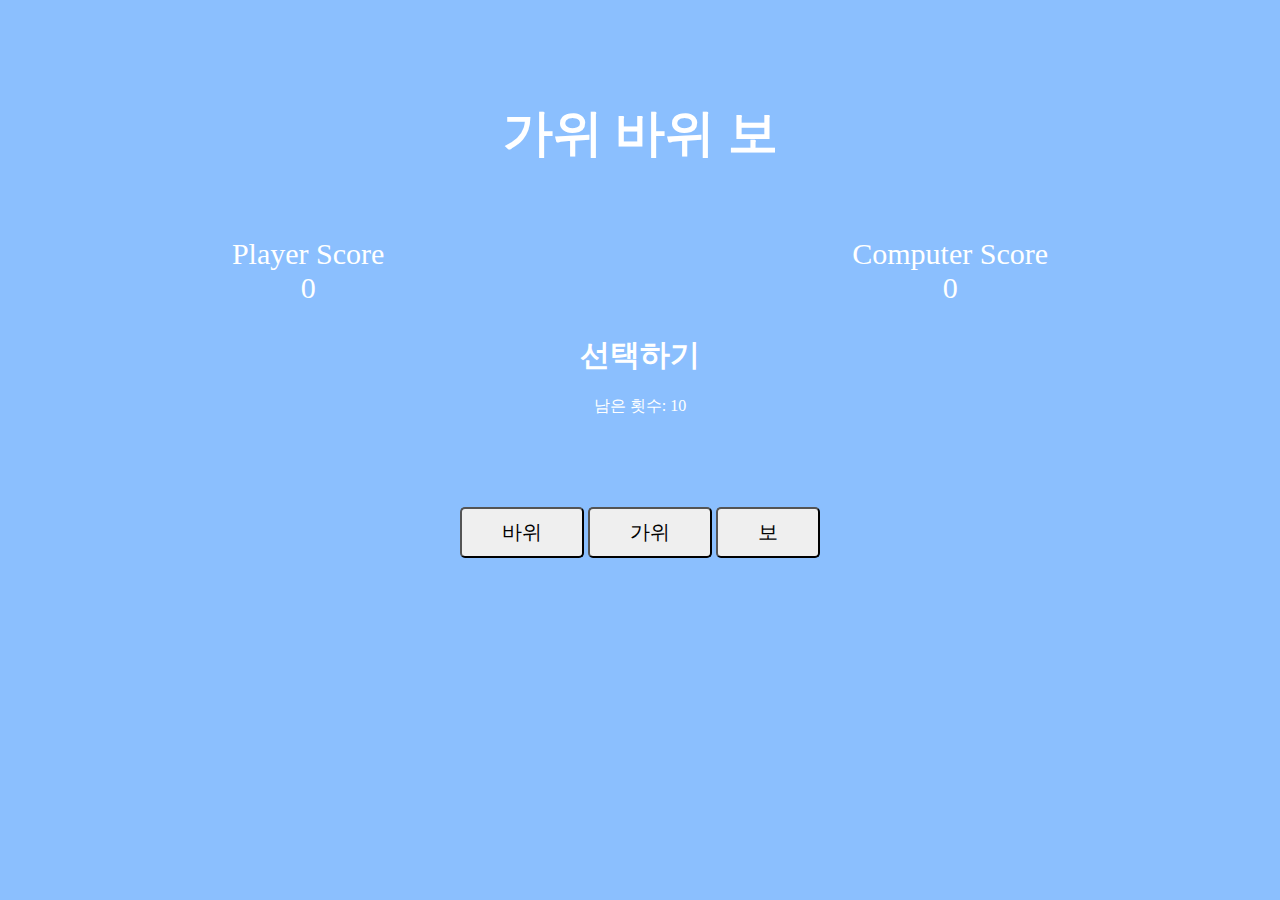
<file: day3/index.html>
<!DOCTYPE html>
<html lang="en">
    <head>
        <meta charset="UTF-8" />
        <meta name="viewport" content="width=device-width, initial-scale=1.0" />
        <link rel="stylesheet" href="style.css" />
        <script src="main.js"></script>
        <title>day3</title>
    </head>
    <body>
        <h2>가위 바위 보</h2>

        <div class="main-view">
            <div class="score-view">
                <div class="score">
                    <p>Player Score</p>
                    <span id="player-score">0</span>
                </div>
                <div class="score">
                    <p>Computer Score</p>
                    <span id="computer-score">0</span>
                </div>
            </div>
            <h3>선택하기</h3>
            <div class="player-choice">
                <p>남은 횟수: <span class="game-count">10</span></p>
                <p class="result"></p>
                <div class="btn-list">
                    <button class="game-btn" id="rock">바위</button>
                    <button class="game-btn" id="scissors">가위</button>
                    <button class="game-btn" id="paper">보</button>
                </div>
            </div>

            <div class="result-view">
                <h3>게임 종료!</h3>
                <p id="result-message"></p>
                <button id="reset">재시작</button>
            </div>
        </div>
    </body>
</html>
</file>
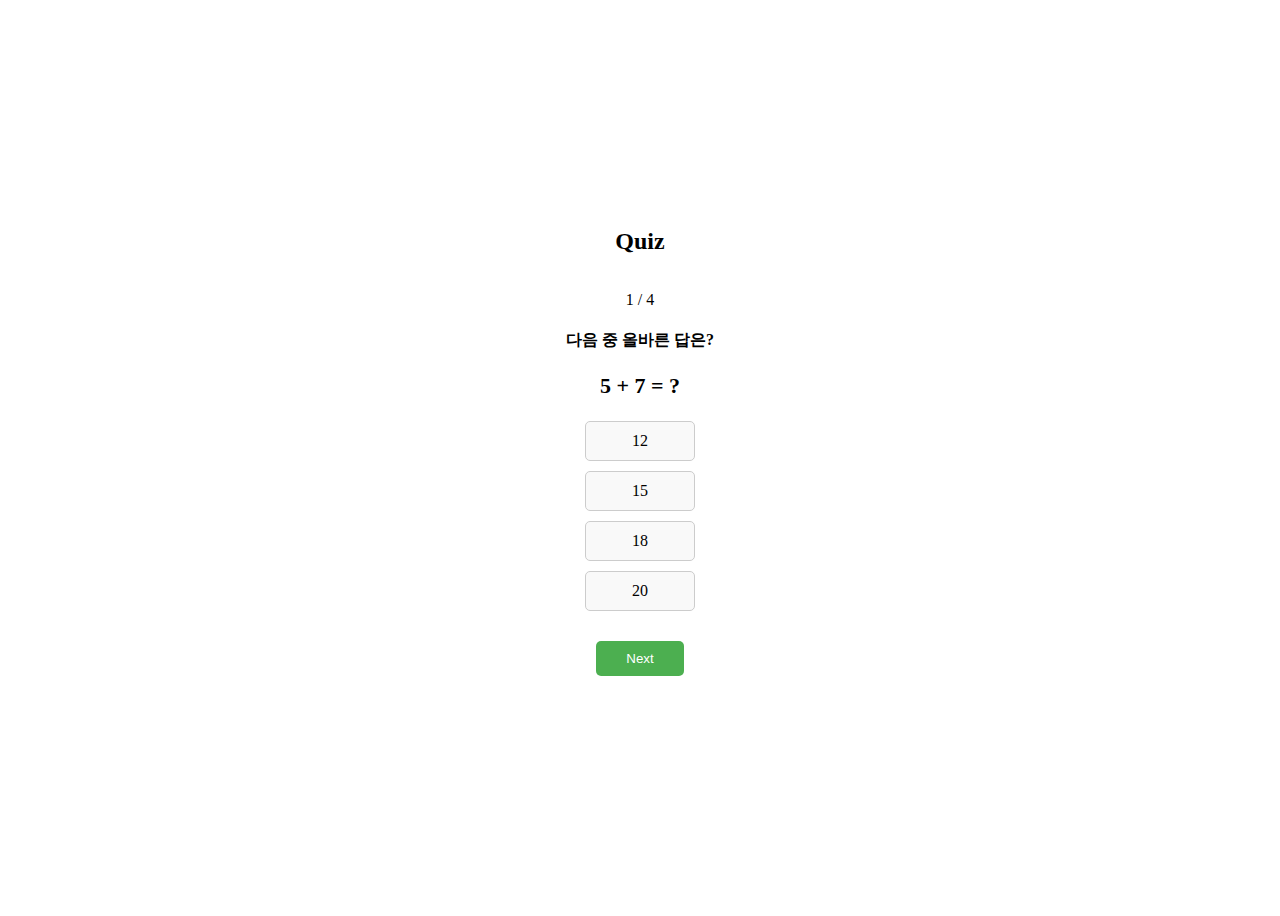
<file: day4/index.html>
<!DOCTYPE html>
<html lang="en">
    <head>
        <meta charset="UTF-8" />
        <meta name="viewport" content="width=device-width, initial-scale=1.0" />
        <link rel="stylesheet" href="style.css" />
        <script type="module" src="main.js" defer></script>
        <title>day4</title>
    </head>
    <body>
        <div class="wrap">
            <h2>Quiz</h2>
            <form id="quiz-form">
                <div class="question-area">
                    <p id="question-count"></p>
                    <h4 class="question-head">다음 중 올바른 답은?</h4>
                    <p id="question"></p>
                    <div id="answer-boxes" class="answer-boxes"></div>
                </div>
                <button id="next-button" disabled>Next</button>
            </form>
            <p id="result"></p>
        </div>
    </body>
</html>
</file>
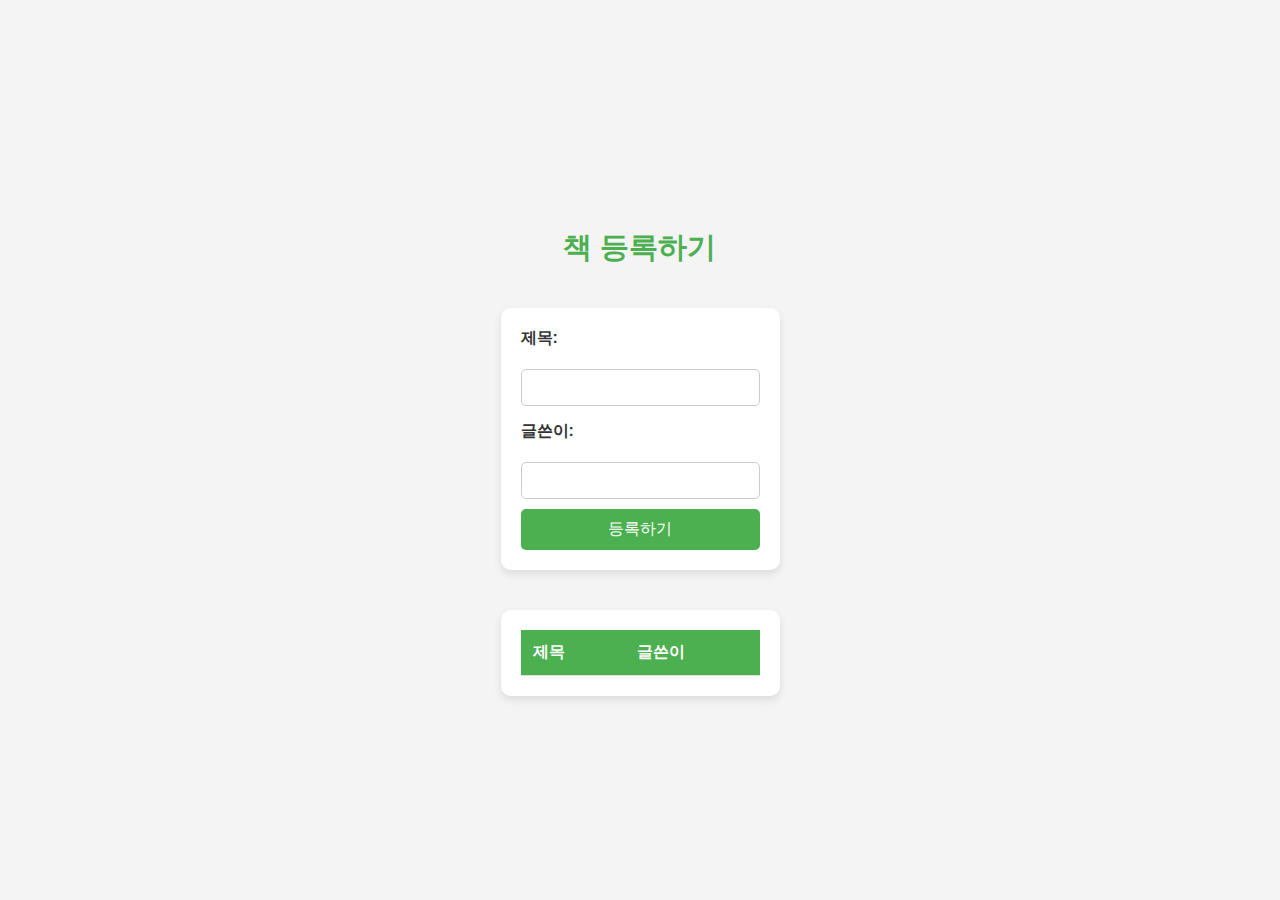
<file: day5/day5-1/index.html>
<!DOCTYPE html>
<html lang="en">
    <head>
        <meta charset="UTF-8" />
        <meta name="viewport" content="width=device-width, initial-scale=1.0" />
        <title>day5-1</title>
        <link rel="stylesheet" href="style.css" />
        <script type="module" src="main.js" defer></script>
    </head>
    <body>
        <div class="wrap">
            <h2>책 등록하기</h2>

            <form id="book-submit">
                <div id="book-list-input">
                    <label for="title">제목:</label>
                    <input type="text" id="title" name="title" required />

                    <label for="author">글쓴이:</label>
                    <input type="text" id="author" name="author" />
                </div>
                <button type="submit" id="request">등록하기</button>
            </form>

            <div id="book-list">
                <table>
                    <thead>
                        <tr>
                            <th>제목</th>
                            <th colspan="2">글쓴이</th>
                        </tr>
                    </thead>
                    <tbody id="book-table-body"></tbody>
                </table>
            </div>
        </div>
    </body>
</html>
</file>
<file: day3/style.css>
* {
    box-sizing: border-box;
}

body {
    background-color: rgb(139, 191, 254);
    text-align: center;
}

.hide {
    display: none !important;
}

h2 {
    text-align: center;
    color: white;
    font-size: 50px;
    margin-top: 100px;
    margin-bottom: 20px;
}

h3 {
    font-size: 30px;
    margin-bottom: 20px;
    color: white;
}

.player-choice {
    display: flex;
    justify-content: center;
    align-items: center;
    flex-direction: column;
    gap: 20px;
}

.player-choice button {
    font-size: 20px;
    padding: 10px 40px;
    border-radius: 5px;
    cursor: pointer;
}

.player-choice p {
    display: block;
    color: white;
}

.score-view {
    display: flex;
    justify-content: space-around;
    align-items: center;
    gap: 20px;
    margin-top: 70px;
    color: white;
}

.score {
    display: flex;
    align-items: center;
    flex-direction: column;
}

.score p {
    font-size: 30px;
}

.score span {
    font-size: 30px;
}

#result-message {
    font-size: 30px;
    font-weight: bold;
    height: 100px;
}

#reset {
    font-size: 20px;
    padding: 10px 40px;
    border-radius: 5px;
    cursor: pointer;
}
p {
    margin: 0;
}

.result {
    height: 50px;
}
</file>
<file: day4/style.css>
.wrap {
    display: flex;
    flex-direction: column;
    justify-content: center;
    align-items: center;
    min-height: 100vh;
    text-align: center;
}

#quiz-form {
    display: flex;
    flex-direction: column;
    gap: 10px;
    align-items: center;
}

#question {
    font-size: 22px;
    font-weight: bold;
}

.answer-boxes {
    display: flex;
    flex-direction: column;
    gap: 10px;
    align-items: center;
    text-align: center;
}

.answer-box {
    width: 60%;
    padding: 10px;
    border: 1px solid #ccc;
    border-radius: 5px;
    cursor: pointer;
    background-color: #f9f9f9;
    transition: background-color 0.3s;
    text-align: center;
}

.answer-box:hover {
    background-color: #e0e0e0;
}

.answer-box.correct {
    background-color: #c8e6c9;
}

.answer-box.incorrect {
    background-color: #ffccbc;
}

#next-button {
    width: 60%;
    margin-top: 20px;
    padding: 10px 20px;
    background-color: #4caf50;
    color: white;
    border: none;
    border-radius: 5px;
    cursor: pointer;
    transition: background-color 0.3s;
}

#next-button.restart {
    background-color: #e57373;
}
</file>
<file: day5/day5-1/style.css>
/* 공통 스타일 */
body {
    font-family: Arial, sans-serif;
    background-color: #f4f4f4;
    color: #333;
    display: flex;
    justify-content: center;
    align-items: center;
    min-height: 100vh;
    margin: 0;
}
.wrap {
    display: flex;
    flex-direction: column;
    align-items: center;
    gap: 20px;
}

h2 {
    text-align: center;
    margin-bottom: 20px;
    font-size: 1.8em;
    color: #4caf50;
}

/* 폼 스타일 */
#book-submit {
    background-color: #ffffff;
    padding: 20px;
    border-radius: 10px;
    box-shadow: 0 4px 8px rgba(0, 0, 0, 0.1);
    margin-bottom: 20px;
    max-width: 400px;
    width: 100%;
}

#book-list-input {
    display: flex;
    flex-direction: column;
    gap: 15px;
}

label {
    font-weight: bold;
    margin-bottom: 5px;
}

input[type='text'] {
    padding: 10px;
    border: 1px solid #ccc;
    border-radius: 5px;
    outline: none;
    transition: border-color 0.3s;
}

input[type='text']:focus {
    border-color: #4caf50;
}

button[type='submit'] {
    background-color: #4caf50;
    color: #fff;
    border: none;
    border-radius: 5px;
    padding: 10px;
    font-size: 1em;
    cursor: pointer;
    transition: background-color 0.3s, transform 0.2s;
    width: 100%;
    margin-top: 10px;
}

button[type='submit']:hover {
    background-color: #45a049;
    transform: translateY(-2px);
}

button[type='submit']:active {
    transform: translateY(1px);
}

/* 테이블 스타일 */
#book-list {
    background-color: #ffffff;
    padding: 20px;
    border-radius: 10px;
    box-shadow: 0 4px 8px rgba(0, 0, 0, 0.1);
    max-width: 600px;
    width: 100%;
}

table {
    width: 100%;
    border-collapse: collapse;
}

th,
td {
    border-bottom: 1px solid #ddd;
    padding: 12px;
    text-align: left;
}

th {
    background-color: #4caf50;
    color: white;
    font-weight: bold;
}

td {
    background-color: #f9f9f9;
}

td:last-child {
    text-align: center;
}

button {
    background-color: #e57373;
    color: white;
    border: none;
    border-radius: 5px;
    padding: 5px 10px;
    cursor: pointer;
    transition: background-color 0.3s;
}

button:hover {
    background-color: #d32f2f;
}
</file>
